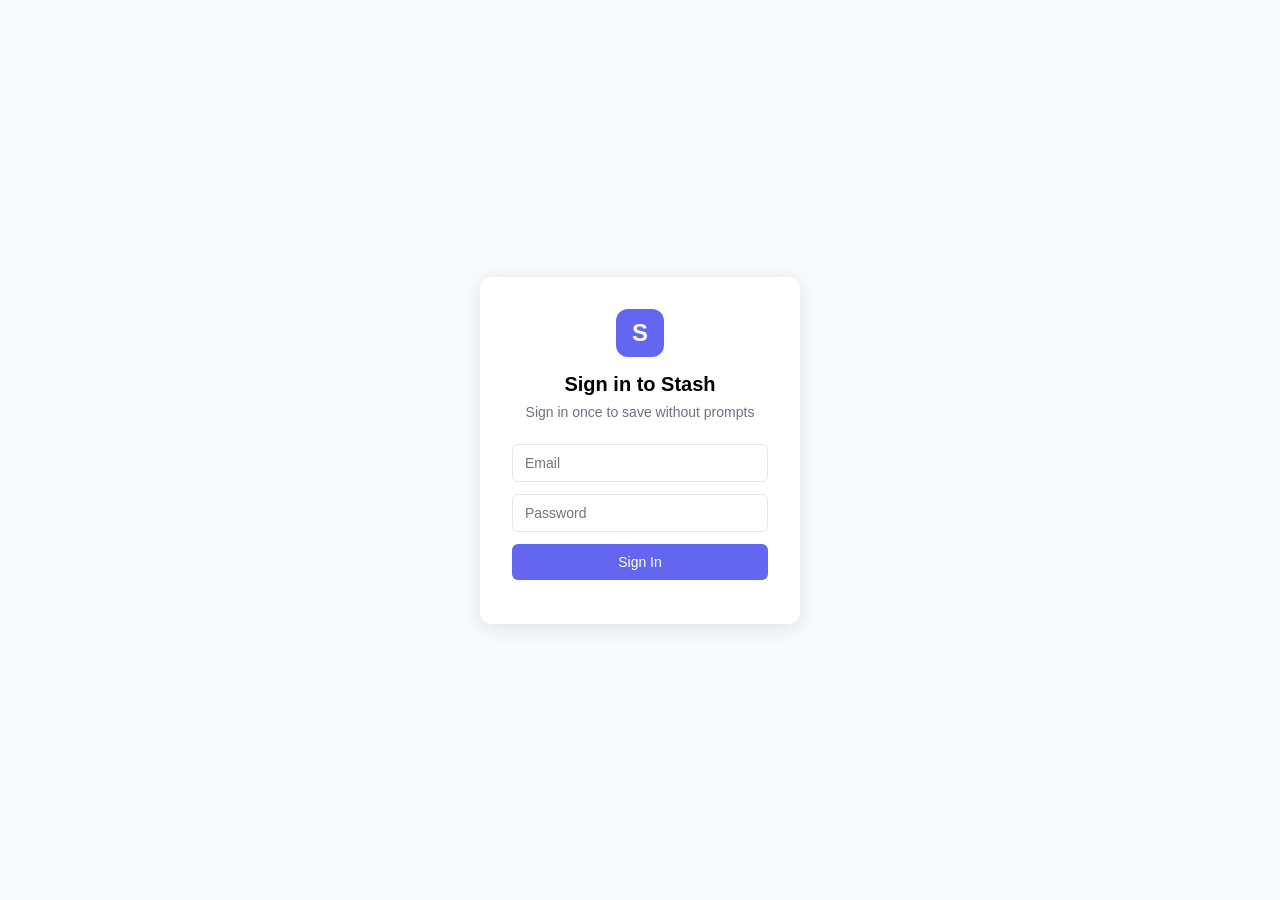
<file: web/auth-popup.html>
<!DOCTYPE html>
<html lang="en">
<head>
  <meta charset="UTF-8">
  <meta name="viewport" content="width=device-width, initial-scale=1.0">
  <title>Sign in to Stash</title>
  <style>
    * { margin: 0; padding: 0; box-sizing: border-box; }
    body {
      font-family: -apple-system, BlinkMacSystemFont, 'Segoe UI', Roboto, sans-serif;
      background: #f9fafb;
      min-height: 100vh;
      display: flex;
      align-items: center;
      justify-content: center;
      padding: 20px;
    }
    .container {
      background: white;
      padding: 32px;
      border-radius: 12px;
      box-shadow: 0 4px 20px rgba(0,0,0,0.1);
      width: 100%;
      max-width: 320px;
    }
    .logo {
      width: 48px;
      height: 48px;
      background: #6366f1;
      color: white;
      font-size: 24px;
      font-weight: 700;
      border-radius: 12px;
      display: flex;
      align-items: center;
      justify-content: center;
      margin: 0 auto 16px;
    }
    h1 { font-size: 20px; text-align: center; margin-bottom: 8px; }
    .subtitle { color: #6b7280; text-align: center; margin-bottom: 24px; font-size: 14px; }
    .form { display: flex; flex-direction: column; gap: 12px; }
    input {
      padding: 10px 12px;
      border: 1px solid #e5e7eb;
      border-radius: 6px;
      font-size: 14px;
    }
    input:focus { outline: none; border-color: #6366f1; }
    .btn {
      padding: 10px;
      background: #6366f1;
      color: white;
      border: none;
      border-radius: 6px;
      font-size: 14px;
      font-weight: 500;
      cursor: pointer;
    }
    .btn:hover { background: #4f46e5; }
    .btn:disabled { opacity: 0.6; cursor: not-allowed; }
    .error { color: #ef4444; font-size: 13px; text-align: center; margin-top: 12px; }
    .success {
      text-align: center;
      color: #059669;
      font-size: 14px;
    }
    .success-icon {
      font-size: 48px;
      margin-bottom: 16px;
    }
  </style>
</head>
<body>
  <div class="container">
    <div id="login-view">
      <div class="logo">S</div>
      <h1>Sign in to Stash</h1>
      <p class="subtitle">Sign in once to save without prompts</p>
      <form class="form" id="auth-form">
        <input type="email" id="email" placeholder="Email" required>
        <input type="password" id="password" placeholder="Password" required>
        <button type="submit" class="btn" id="submit-btn">Sign In</button>
      </form>
      <p class="error" id="error"></p>
    </div>
    <div id="success-view" style="display: none;">
      <div class="success">
        <div class="success-icon">&#10003;</div>
        <p>Signed in! This window will close.</p>
      </div>
    </div>
  </div>

  <script>
    const CONFIG = {
      SUPABASE_URL: 'https://YOUR_PROJECT_ID.supabase.co',
      SUPABASE_ANON_KEY: 'YOUR_SUPABASE_ANON_KEY',
    };

    // Check if we already have a valid session
    async function checkExistingSession() {
      try {
        const stored = localStorage.getItem('stash_session');
        if (stored) {
          const session = JSON.parse(stored);
          if (session && session.access_token) {
            // Verify token is still valid by checking expiry
            const payload = JSON.parse(atob(session.access_token.split('.')[1]));
            if (payload.exp * 1000 > Date.now()) {
              // Token still valid, send it back
              sendTokenToOpener(session);
              return true;
            }
          }
        }
      } catch(e) {}
      return false;
    }

    function sendTokenToOpener(session) {
      if (window.opener) {
        window.opener.postMessage({
          type: 'stash-auth',
          session: session
        }, window.location.origin);
        document.getElementById('login-view').style.display = 'none';
        document.getElementById('success-view').style.display = 'block';
        setTimeout(() => window.close(), 1000);
      }
    }

    // Check for existing session on load
    checkExistingSession();

    document.getElementById('auth-form').addEventListener('submit', async (e) => {
      e.preventDefault();

      const email = document.getElementById('email').value;
      const password = document.getElementById('password').value;
      const btn = document.getElementById('submit-btn');
      const error = document.getElementById('error');

      btn.disabled = true;
      btn.textContent = 'Signing in...';
      error.textContent = '';

      try {
        const res = await fetch(`${CONFIG.SUPABASE_URL}/auth/v1/token?grant_type=password`, {
          method: 'POST',
          headers: {
            'apikey': CONFIG.SUPABASE_ANON_KEY,
            'Content-Type': 'application/json',
          },
          body: JSON.stringify({ email, password }),
        });

        if (!res.ok) {
          const data = await res.json();
          throw new Error(data.error_description || 'Login failed');
        }

        const session = await res.json();

        // Store session in this domain's localStorage
        localStorage.setItem('stash_session', JSON.stringify(session));

        // Send to opener
        sendTokenToOpener(session);

      } catch(err) {
        error.textContent = err.message;
        btn.disabled = false;
        btn.textContent = 'Sign In';
      }
    });
  </script>
</body>
</html>
</file>
